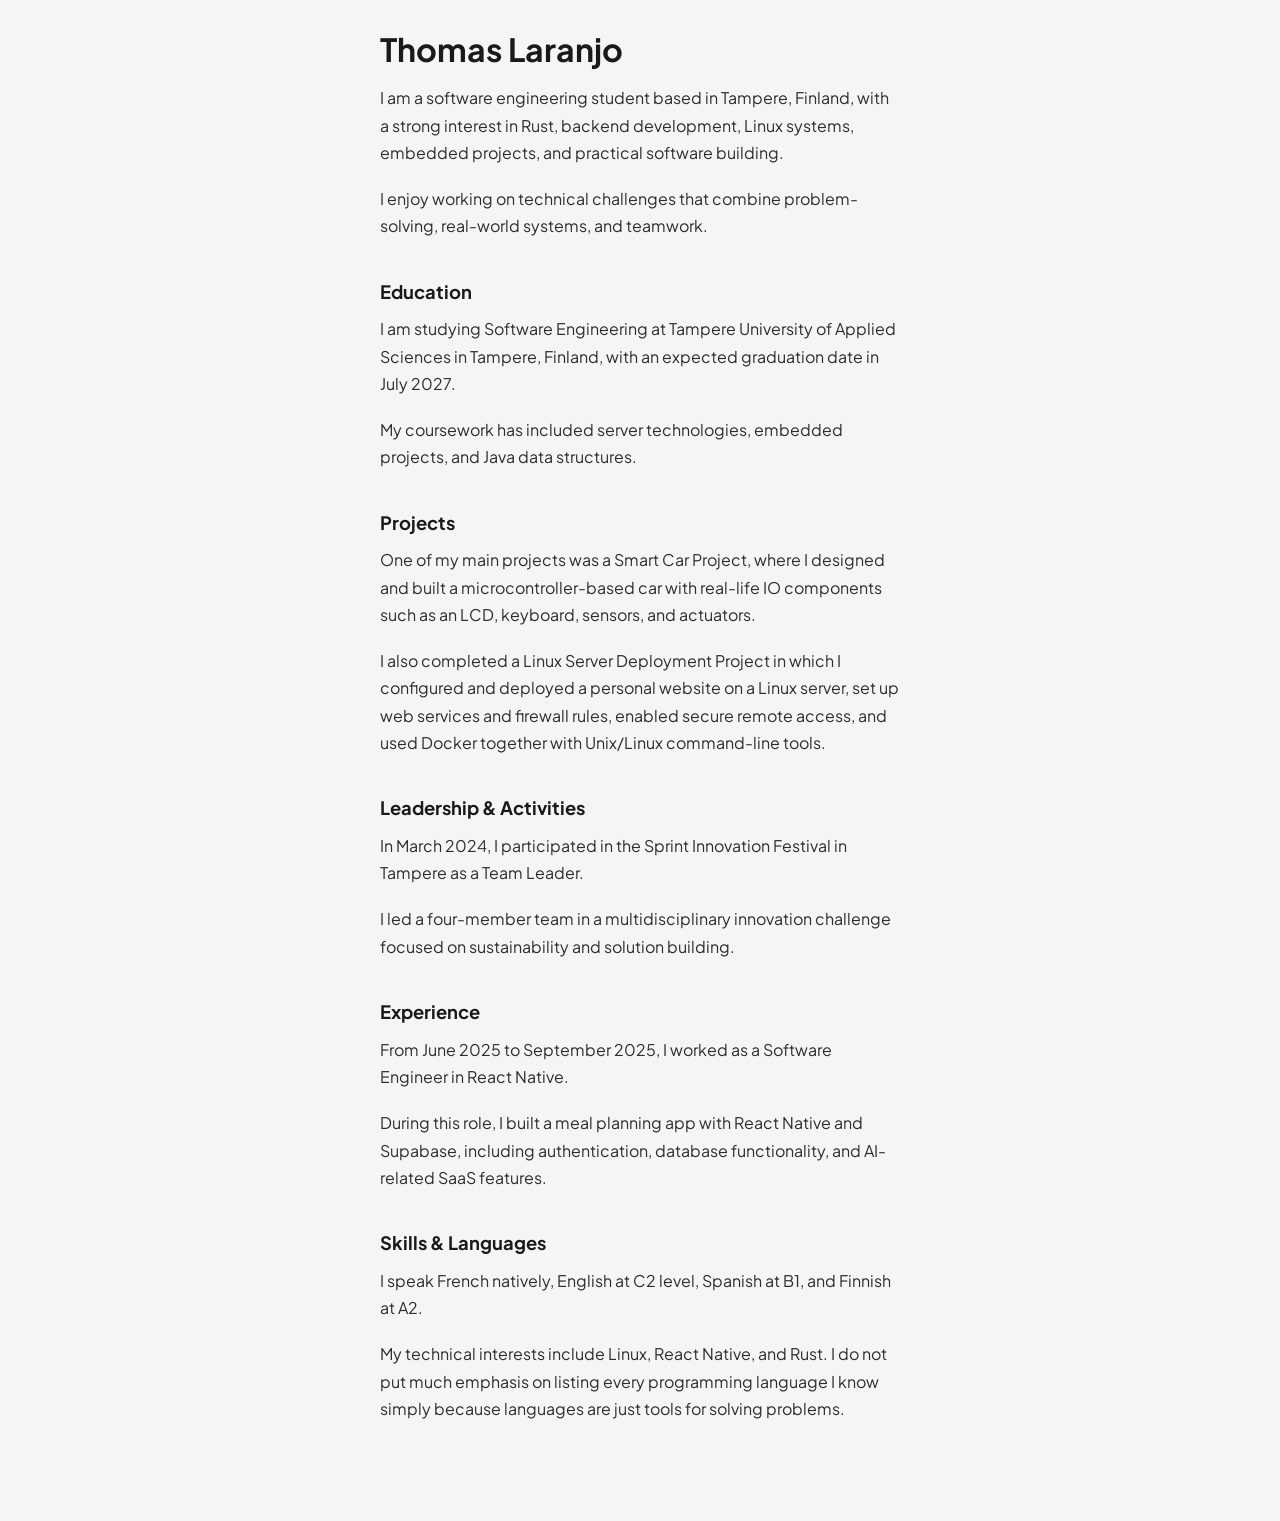
<file: index.html>
<!DOCTYPE html>
<html lang="en">
<head>
  <meta charset="utf-8">
  <meta name="viewport" content="width=device-width, initial-scale=1.0">
  <title>Thomas Laranjo</title>

  <link rel="preconnect" href="https://fonts.googleapis.com">
  <link rel="preconnect" href="https://fonts.gstatic.com" crossorigin>
  <link href="https://fonts.googleapis.com/css2?family=Plus+Jakarta+Sans:wght@400;500;600;700;800&display=swap" rel="stylesheet">
  <link rel="stylesheet" href="style.css">
</head>
<body>
  <main>
    <h1>Thomas Laranjo</h1>

    <p>
      I am a software engineering student based in Tampere, Finland, with a strong interest in Rust, backend development, Linux systems, embedded projects, and practical software building.
    </p>

    <p>
      I enjoy working on technical challenges that combine problem-solving, real-world systems, and teamwork.
    </p>

    <section id="education">
      <h2>Education</h2>
      <p>
        I am studying Software Engineering at Tampere University of Applied Sciences in Tampere, Finland, with an expected graduation date in July 2027.
      </p>
      <p>
        My coursework has included server technologies, embedded projects, and Java data structures.
      </p>
    </section>

    <section id="projects">
      <h2>Projects</h2>
      <p>
        One of my main projects was a Smart Car Project, where I designed and built a microcontroller-based car with real-life IO components such as an LCD, keyboard, sensors, and actuators.
      </p>
      <p>
        I also completed a Linux Server Deployment Project in which I configured and deployed a personal website on a Linux server, set up web services and firewall rules, enabled secure remote access, and used Docker together with Unix/Linux command-line tools.
      </p>
    </section>

    <section id="leadership">
      <h2>Leadership & Activities</h2>
      <p>
        In March 2024, I participated in the Sprint Innovation Festival in Tampere as a Team Leader.
      </p>
      <p>
        I led a four-member team in a multidisciplinary innovation challenge focused on sustainability and solution building.
      </p>
    </section>

    <section id="experience">
      <h2>Experience</h2>
      <p>
        From June 2025 to September 2025, I worked as a Software Engineer in React Native.
      </p>
      <p>
        During this role, I built a meal planning app with React Native and Supabase, including authentication, database functionality, and AI-related SaaS features.
      </p>
    </section>

    <section id="skills">
      <h2>Skills & Languages</h2>
      <p>
        I speak French natively, English at C2 level, Spanish at B1, and Finnish at A2.
      </p>
      <p>
        My technical interests include Linux, React Native, and Rust. I do not put much emphasis on listing every programming language I know simply because languages are just tools for solving problems.
      </p>
    </section>
  </main>
</body>
</html>
</file>
<file: style.css>
html {
  scroll-behavior: smooth;
}

body {
  max-width: 520px;
  margin: 10px auto 60px;
  padding: 20px;
  font-family: 'Plus Jakarta Sans', sans-serif;
  line-height: 1.7;
  color: #1a1a1a;
  background: #f5f5f3;
}

main {
  width: 100%;
}

h1 {
  margin-top: 0;
  margin-bottom: 1rem;
  font-size: 2rem;
  line-height: 1.2;
  font-weight: 700;
}

h2 {
  margin-top: 2.5rem;
  margin-bottom: 0.75rem;
  font-size: 1.15rem;
  line-height: 1.3;
  font-weight: 700;
}

p {
  margin: 0 0 1.2rem 0;
  color: #2d2d2d;
}

a {
  color: #7c5cc4;
  text-decoration: underline;
  text-underline-offset: 2px;
}

a:hover {
  color: #5d42a8;
}

section {
  margin-top: 2rem;
}
</file>
